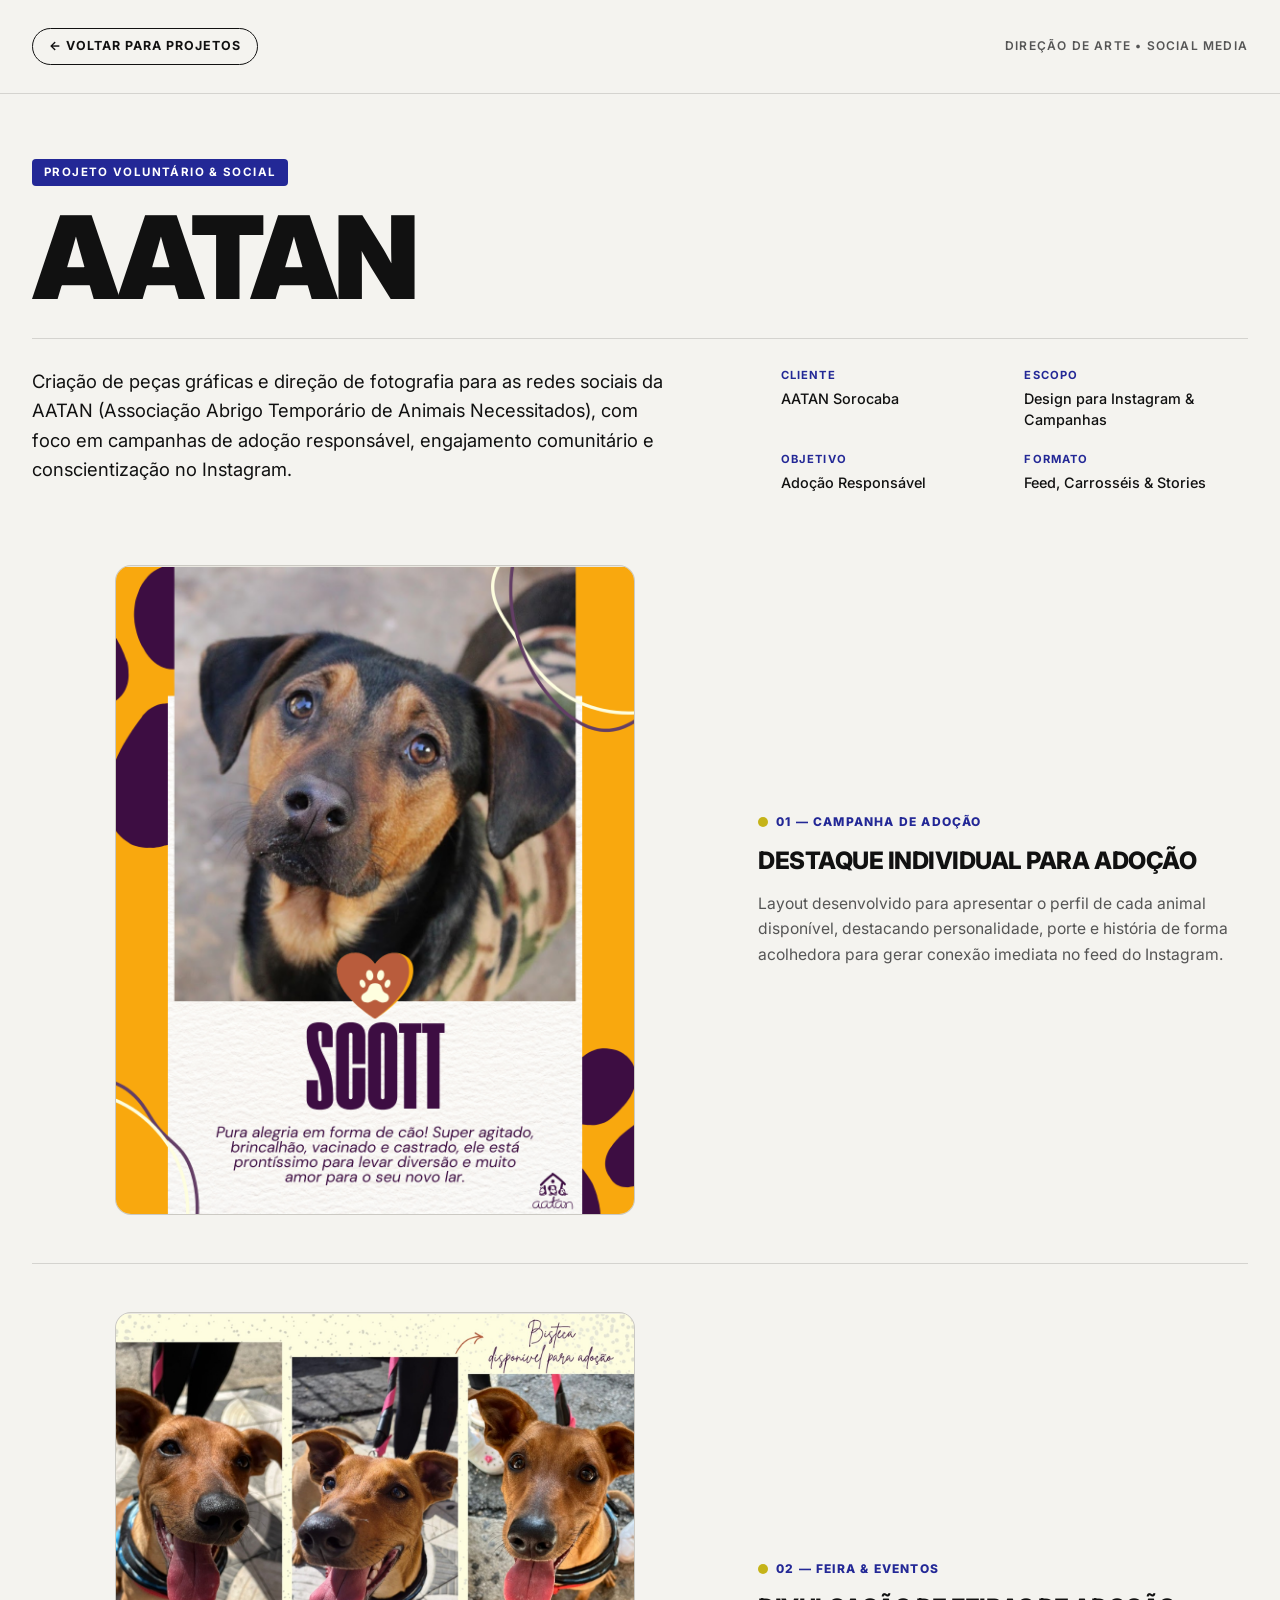
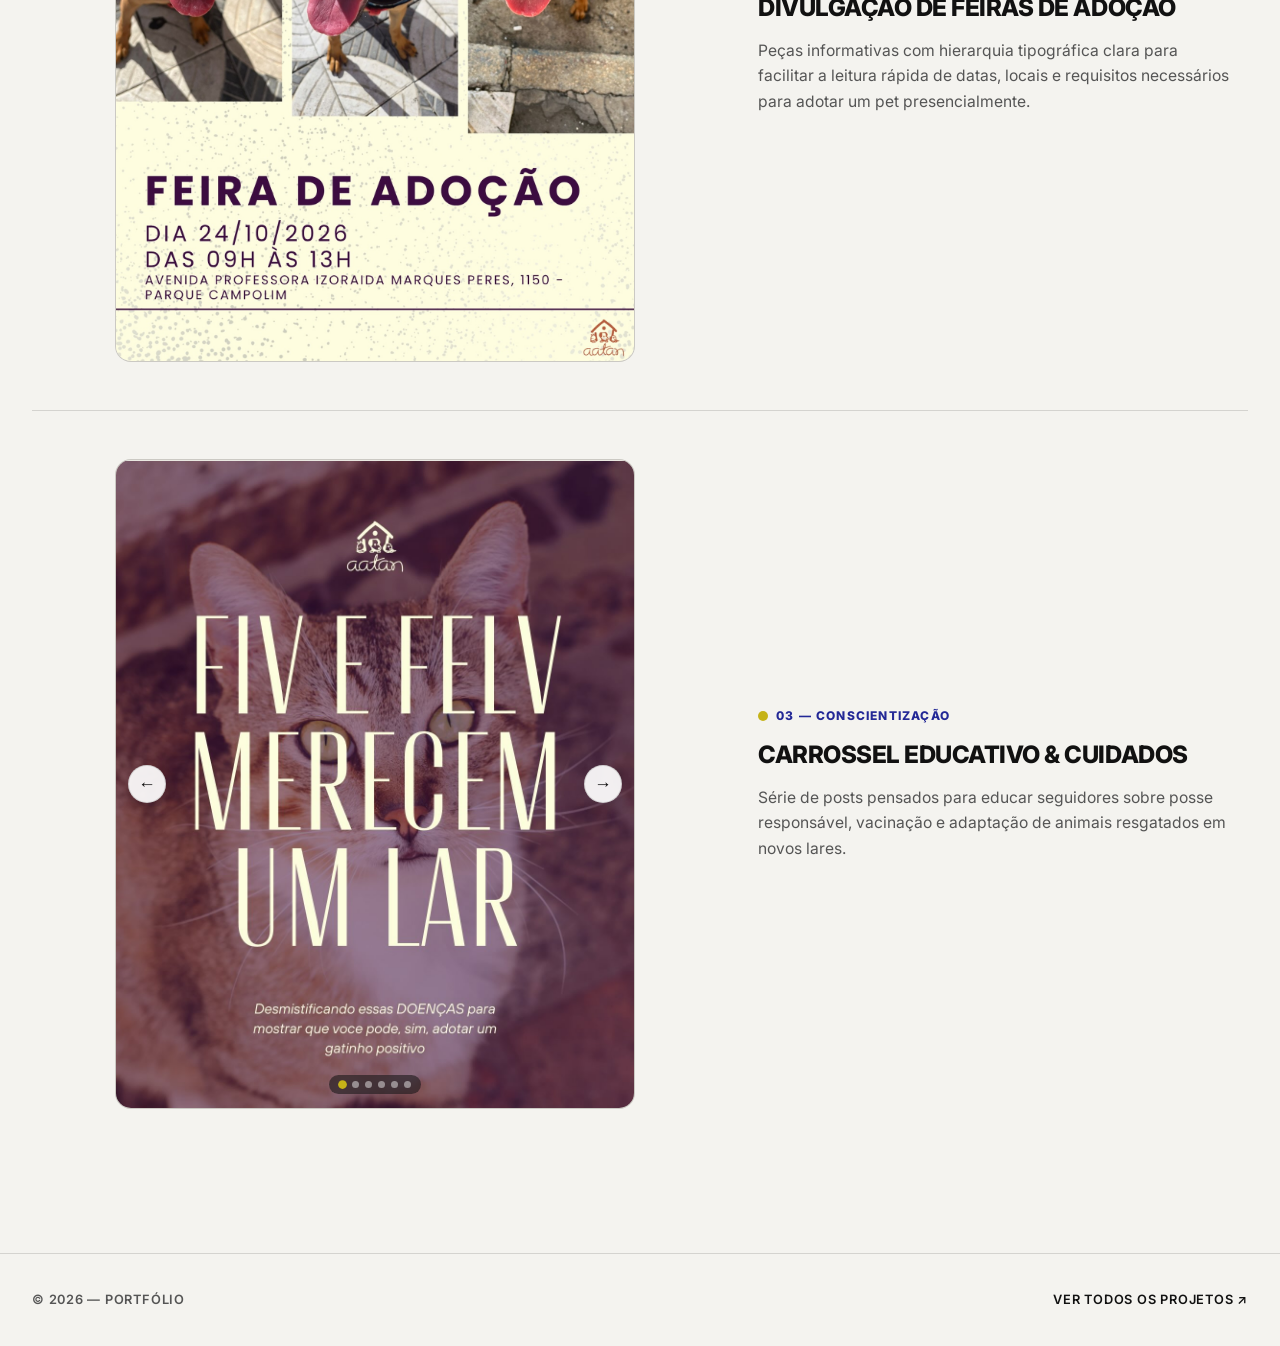
<file: aatan.html>
<!DOCTYPE html>
<html lang="pt-BR">
<head>
  <meta charset="UTF-8" />
  <meta name="viewport" content="width=device-width, initial-scale=1.0" />
  <title>AATAN — Direção de Arte & Social Media | J. Felix</title>
  <link rel="preconnect" href="https://fonts.googleapis.com">
  <link rel="preconnect" href="https://fonts.gstatic.com" crossorigin>
  <link href="https://fonts.googleapis.com/css2?family=Inter:wght@400;500;600;700;900&display=swap" rel="stylesheet">
  <style>
    :root {
      /* Paleta inspirada no Brinca Muito + Fundo Claro Solicitado */
      --bg-light: #F4F3EF;
      --bg-surface: #EAE8E1;
      --ink-dark: #111111;
      --ink-muted: #555555;
      --accent-blue: #232896;   /* Azul cobalto Brinca Muito */
      --accent-yellow: #C5B318; /* Amarelo mostarda/ouro Brinca Muito */
      --border-subtle: rgba(17, 17, 17, 0.14);
    }

    * {
      margin: 0;
      padding: 0;
      box-sizing: border-box;
    }

    body {
      background-color: var(--bg-light);
      color: var(--ink-dark);
      font-family: 'Inter', -apple-system, BlinkMacSystemFont, sans-serif;
      line-height: 1.5;
      -webkit-font-smoothing: antialiased;
    }

    /* Barra superior estilo portfólio */
    header {
      max-width: 1320px;
      margin: 0 auto;
      padding: 28px 32px;
      display: flex;
      justify-content: space-between;
      align-items: center;
      border-bottom: 1px solid var(--border-subtle);
    }

    .back-link {
      display: inline-flex;
      align-items: center;
      gap: 8px;
      text-decoration: none;
      color: var(--ink-dark);
      font-size: 0.78rem;
      font-weight: 700;
      letter-spacing: 0.08em;
      text-transform: uppercase;
      padding: 8px 16px;
      border: 1px solid var(--ink-dark);
      border-radius: 999px;
      transition: all 0.25s ease;
    }

    .back-link:hover {
      background-color: var(--accent-blue);
      border-color: var(--accent-blue);
      color: #FFFFFF;
    }

    .project-tag {
      font-size: 0.75rem;
      font-weight: 600;
      letter-spacing: 0.1em;
      text-transform: uppercase;
      color: var(--ink-muted);
    }

    /* Hero / Cabeçalho do Projeto */
    .hero {
      max-width: 1320px;
      margin: 0 auto;
      padding: 64px 32px 48px;
    }

    .hero-eyebrow {
      display: inline-block;
      background-color: var(--accent-blue);
      color: #FFFFFF;
      font-size: 0.72rem;
      font-weight: 700;
      letter-spacing: 0.12em;
      text-transform: uppercase;
      padding: 5px 12px;
      border-radius: 4px;
      margin-bottom: 18px;
    }

    .hero h1 {
      font-size: clamp(3.5rem, 9vw, 7.5rem);
      font-weight: 900;
      letter-spacing: -0.04em;
      line-height: 0.92;
      text-transform: uppercase;
      color: var(--ink-dark);
      margin-bottom: 28px;
    }

    .hero-grid {
      display: grid;
      grid-template-columns: 1.5fr 1fr;
      gap: 48px;
      padding-top: 28px;
      border-top: 1px solid var(--border-subtle);
    }

    .hero-description {
      font-size: 1.15rem;
      color: var(--ink-dark);
      max-width: 640px;
      line-height: 1.6;
    }

    .hero-meta {
      display: grid;
      grid-template-columns: 1fr 1fr;
      gap: 20px;
    }

    .meta-item span {
      display: block;
      font-size: 0.7rem;
      font-weight: 700;
      text-transform: uppercase;
      letter-spacing: 0.1em;
      color: var(--accent-blue);
      margin-bottom: 4px;
    }

    .meta-item p {
      font-size: 0.9rem;
      font-weight: 500;
      color: var(--ink-dark);
    }

    /* Galeria Uniforme com Legenda Lateral Direita */
    .gallery-section {
      max-width: 1320px;
      margin: 24px auto 96px;
      padding: 0 32px;
      display: flex;
      flex-direction: column;
      gap: 48px;
    }

    .showcase-row {
      display: grid;
      grid-template-columns: 1.4fr 1fr;
      gap: 40px;
      align-items: center;
      padding-bottom: 48px;
      border-bottom: 1px solid var(--border-subtle);
    }

    .showcase-row:last-child {
      border-bottom: none;
    }

    /* Container uniforme da arte (proporção fixa 4:5 ou 1:1 para manter todas idênticas) */
   .art-frame {
      width: 100%;
      max-width: 520px; /* Evita que a imagem vertical fique gigante na tela */
      aspect-ratio: 4 / 5; /* Proporção vertical padrão do Instagram */
      background-color: var(--bg-surface);
      border-radius: 16px;
      overflow: hidden;
      border: 1px solid var(--border-subtle);
      position: relative;
      display: flex;
      align-items: center;
      justify-content: center;
      margin: 0 auto; /* Centraliza a moldura na coluna esquerda */
    }

    .art-frame img {
      width: 100%;
      height: 100%;
      object-fit: contain; /* Garante 100% da imagem visível, sem nenhum corte */
      display: block;
      transition: transform 0.4s ease;
    }
    .showcase-row:hover .art-frame img {
      transform: scale(1.02);
    }

    /* Placeholder visual caso ainda não tenha inserido a imagem */
    .placeholder-art {
      text-align: center;
      padding: 24px;
      color: var(--ink-muted);
      font-size: 0.85rem;
      font-weight: 500;
    }


    /* ---------- CARROSSEL (ITEM 03) ---------- */
    .carousel-wrapper {
      position: relative;
      width: 100%;
      height: 100%;
    }

    .carousel-track {
      display: flex;
      width: 100%;
      height: 100%;
      overflow-x: auto;
      scroll-snap-type: x mandatory;
      scroll-behavior: smooth;
      scrollbar-width: none;
    }

    .carousel-track::-webkit-scrollbar {
      display: none;
    }

    .carousel-slide {
      flex: 0 0 100%;
      width: 100%;
      height: 100%;
      scroll-snap-align: center;
      display: flex;
      align-items: center;
      justify-content: center;
      position: relative;
    }

    .carousel-slide img {
      width: 100%;
      height: 100%;
      object-fit: contain;
    }

    .carousel-btn {
      position: absolute;
      top: 50%;
      transform: translateY(-50%);
      width: 38px;
      height: 38px;
      border-radius: 50%;
      border: 1px solid var(--border-subtle);
      background: rgba(255, 255, 255, 0.92);
      color: var(--ink-dark);
      font-size: 1.1rem;
      font-weight: 700;
      cursor: pointer;
      display: flex;
      align-items: center;
      justify-content: center;
      box-shadow: 0 4px 12px rgba(0, 0, 0, 0.12);
      transition: all 0.2s ease;
      z-index: 5;
    }

    .carousel-btn:hover {
      background: var(--accent-blue);
      color: #FFFFFF;
      border-color: var(--accent-blue);
    }

    .carousel-btn.prev { left: 12px; }
    .carousel-btn.next { right: 12px; }

    .carousel-dots {
      position: absolute;
      bottom: 14px;
      left: 50%;
      transform: translateX(-50%);
      display: flex;
      gap: 6px;
      padding: 6px 10px;
      background: rgba(17, 17, 17, 0.55);
      backdrop-filter: blur(4px);
      border-radius: 999px;
      z-index: 5;
    }

    .carousel-dot {
      width: 7px;
      height: 7px;
      border-radius: 50%;
      border: none;
      background: rgba(255, 255, 255, 0.45);
      cursor: pointer;
      padding: 0;
      transition: all 0.25s ease;
    }

    .carousel-dot.active {
      background: var(--accent-yellow);
      transform: scale(1.25);
    }

    /* Coluna da Legenda à Direita */
    .art-caption {
      display: flex;
      flex-direction: column;
      justify-content: center;
      padding-right: 16px;
    }

    .caption-index {
      display: inline-flex;
      align-items: center;
      gap: 8px;
      font-size: 0.75rem;
      font-weight: 800;
      letter-spacing: 0.1em;
      text-transform: uppercase;
      color: var(--accent-blue);
      margin-bottom: 12px;
    }

    .caption-index::before {
      content: "";
      display: inline-block;
      width: 10px;
      height: 10px;
      border-radius: 50%;
      background-color: var(--accent-yellow);
    }

    .art-caption h2 {
      font-size: 1.5rem;
      font-weight: 800;
      letter-spacing: -0.02em;
      text-transform: uppercase;
      margin-bottom: 12px;
      color: var(--ink-dark);
    }

    .art-caption p {
      font-size: 0.98rem;
      color: var(--ink-muted);
      line-height: 1.65;
    }

    /* Rodapé */
    footer {
      max-width: 1320px;
      margin: 0 auto;
      padding: 36px 32px;
      border-top: 1px solid var(--border-subtle);
      display: flex;
      justify-content: space-between;
      align-items: center;
      font-size: 0.8rem;
      font-weight: 600;
      text-transform: uppercase;
      letter-spacing: 0.06em;
      color: var(--ink-muted);
    }

    footer a {
      color: var(--ink-dark);
      text-decoration: none;
    }

    footer a:hover {
      color: var(--accent-blue);
    }

    /* Responsividade */
    @media (max-width: 900px) {
      .hero-grid,
      .showcase-row {
        grid-template-columns: 1fr;
        gap: 24px;
      }
      .art-caption {
        padding-right: 0;
      }
    }
  </style>
</head>
<body>

  <header>
    <a href="index.html" class="back-link">← Voltar para Projetos</a>
    <span class="project-tag">Direção de Arte • Social Media</span>
  </header>

  <main>
    <section class="hero">
      <span class="hero-eyebrow">Projeto Voluntário & Social</span>
      <h1>AATAN</h1>
      <div class="hero-grid">
        <p class="hero-description">
          Criação de peças gráficas e direção de fotografia para as redes sociais da AATAN (Associação Abrigo Temporário de Animais Necessitados), com foco em campanhas de adoção responsável, engajamento comunitário e conscientização no Instagram.
        </p>
        <div class="hero-meta">
          <div class="meta-item">
            <span>Cliente</span>
            <p>AATAN Sorocaba</p>
          </div>
          <div class="meta-item">
            <span>Escopo</span>
            <p>Design para Instagram & Campanhas</p>
          </div>
          <div class="meta-item">
            <span>Objetivo</span>
            <p>Adoção Responsável</p>
          </div>
          <div class="meta-item">
            <span>Formato</span>
            <p>Feed, Carrosséis & Stories</p>
          </div>
        </div>
      </div>
    </section>

    <section class="gallery-section">
      <!-- Item 01 -->
      <article class="showcase-row">
        <div class="art-frame">
          <!-- Substitua o src pelo caminho da sua imagem -->
          <img src="assets/aatan/aatan-01.png" alt="Arte de Adoção AATAN 01" onerror="this.style.display='none'; this.nextElementSibling.style.display='block';">
          <div class="placeholder-art" style="display:none;">[Insira aqui a Arte 01 — ex: assets/aatan-01.jpg]</div>
        </div>
        <div class="art-caption">
          <span class="caption-index">01 — Campanha de Adoção</span>
          <h2>Destaque Individual para Adoção</h2>
          <p>
            Layout desenvolvido para apresentar o perfil de cada animal disponível, destacando personalidade, porte e história de forma acolhedora para gerar conexão imediata no feed do Instagram.
          </p>
        </div>
      </article>

      <!-- Item 02 -->
      <article class="showcase-row">
        <div class="art-frame">
          <img src="assets/aatan/aatan-02.jpg" alt="Arte de Adoção AATAN 02" onerror="this.style.display='none'; this.nextElementSibling.style.display='block';">
          <div class="placeholder-art" style="display:none;">[Insira aqui a Arte 02 — ex: assets/aatan-02.jpg]</div>
        </div>
        <div class="art-caption">
          <span class="caption-index">02 — Feira & Eventos</span>
          <h2>Divulgação de Feiras de Adoção</h2>
          <p>
            Peças informativas com hierarquia tipográfica clara para facilitar a leitura rápida de datas, locais e requisitos necessários para adotar um pet presencialmente.
          </p>
        </div>
      </article>

      <!-- Item 03 (Carrossel) -->
      <article class="showcase-row">
        <div class="art-frame">
          <div class="carousel-wrapper" id="carrossel-aatan">
            <div class="carousel-track">
              <!-- Lâmina 1 -->
              <div class="carousel-slide">
                <img src="assets/aatan/aatan-03.jpg" alt="Carrossel Educativo AATAN — Lâmina 01" onerror="this.style.display='none'; this.nextElementSibling.style.display='block';">
                <div class="placeholder-art" style="display:none;">[Carrossel Lâmina 01 — ex: assets/aatan/aatan-03.png]</div>
              </div>
              <!-- Lâmina 2 -->
              <div class="carousel-slide">
                <img src="assets/aatan/aatan-03-2.jpg" alt="Carrossel Educativo AATAN — Lâmina 02" onerror="this.style.display='none'; this.nextElementSibling.style.display='block';">
                <div class="placeholder-art" style="display:none;">[Carrossel Lâmina 02 — ex: assets/aatan/aatan-03-2.png]</div>
              </div>
              <!-- Lâmina 3 -->
              <div class="carousel-slide">
                <img src="assets/aatan/aatan-03-3.jpg" alt="Carrossel Educativo AATAN — Lâmina 03" onerror="this.style.display='none'; this.nextElementSibling.style.display='block';">
                <div class="placeholder-art" style="display:none;">[Carrossel Lâmina 03 — ex: assets/aatan/aatan-03-3.png]</div>
              </div>
              <!-- Lâmina 4 -->
              <div class="carousel-slide">
                <img src="assets/aatan/aatan-03-4.jpg" alt="Carrossel Educativo AATAN — Lâmina 03" onerror="this.style.display='none'; this.nextElementSibling.style.display='block';">
                <div class="placeholder-art" style="display:none;">[Carrossel Lâmina 03 — ex: assets/aatan/aatan-03-3.png]</div>
              </div>
              <!-- Lâmina 5 -->
              <div class="carousel-slide">
                <img src="assets/aatan/aatan-03-5.jpg" alt="Carrossel Educativo AATAN — Lâmina 03" onerror="this.style.display='none'; this.nextElementSibling.style.display='block';">
                <div class="placeholder-art" style="display:none;">[Carrossel Lâmina 03 — ex: assets/aatan/aatan-03-3.png]</div>
              </div>
              <!-- Lâmina 6 -->
              <div class="carousel-slide">
                <img src="assets/aatan/aatan-03-6.jpg" alt="Carrossel Educativo AATAN — Lâmina 03" onerror="this.style.display='none'; this.nextElementSibling.style.display='block';">
                <div class="placeholder-art" style="display:none;">[Carrossel Lâmina 03 — ex: assets/aatan/aatan-03-3.png]</div>
              </div>
              <!-- Para adicionar mais lâminas, basta duplicar um bloco <div class="carousel-slide">...</div> -->
            </div>

            <button class="carousel-btn prev" type="button" aria-label="Imagem anterior">&#8592;</button>
            <button class="carousel-btn next" type="button" aria-label="Próxima imagem">&#8594;</button>
            <div class="carousel-dots" aria-label="Indicadores do carrossel"></div>
          </div>
        </div>
        <div class="art-caption">
          <span class="caption-index">03 — Conscientização</span>
          <h2>Carrossel Educativo & Cuidados</h2>
          <p>
            Série de posts pensados para educar seguidores sobre posse responsável, vacinação e adaptação de animais resgatados em novos lares.
          </p>
        </div>
      </article>
    </section>
  </main>

  <footer>
    <span>© 2026 — Portfólio</span>
    <a href="index.html">Ver todos os projetos ↗</a>
  </footer>


  <script>
    (function () {
      const wrapper = document.getElementById('carrossel-aatan');
      if (!wrapper) return;

      const track = wrapper.querySelector('.carousel-track');
      const slides = Array.from(wrapper.querySelectorAll('.carousel-slide'));
      const prevBtn = wrapper.querySelector('.prev');
      const nextBtn = wrapper.querySelector('.next');
      const dotsContainer = wrapper.querySelector('.carousel-dots');

      let currentIndex = 0;

      slides.forEach((_, idx) => {
        const dot = document.createElement('button');
        dot.type = 'button';
        dot.className = 'carousel-dot' + (idx === 0 ? ' active' : '');
        dot.setAttribute('aria-label', 'Ir para lâmina ' + (idx + 1));
        dot.addEventListener('click', () => goToSlide(idx));
        dotsContainer.appendChild(dot);
      });

      const dots = Array.from(dotsContainer.querySelectorAll('.carousel-dot'));

      function updateDots(index) {
        currentIndex = index;
        dots.forEach((d, i) => d.classList.toggle('active', i === index));
      }

      function goToSlide(index) {
        const target = (index + slides.length) % slides.length;
        track.scrollTo({
          left: target * track.clientWidth,
          behavior: 'smooth'
        });
        updateDots(target);
      }

      prevBtn.addEventListener('click', () => goToSlide(currentIndex - 1));
      nextBtn.addEventListener('click', () => goToSlide(currentIndex + 1));

      track.addEventListener('scroll', () => {
        const idx = Math.round(track.scrollLeft / track.clientWidth);
        if (idx !== currentIndex && idx >= 0 && idx < slides.length) {
          updateDots(idx);
        }
      }, { passive: true });
    })();
  </script>
</body>
</html>
</file>
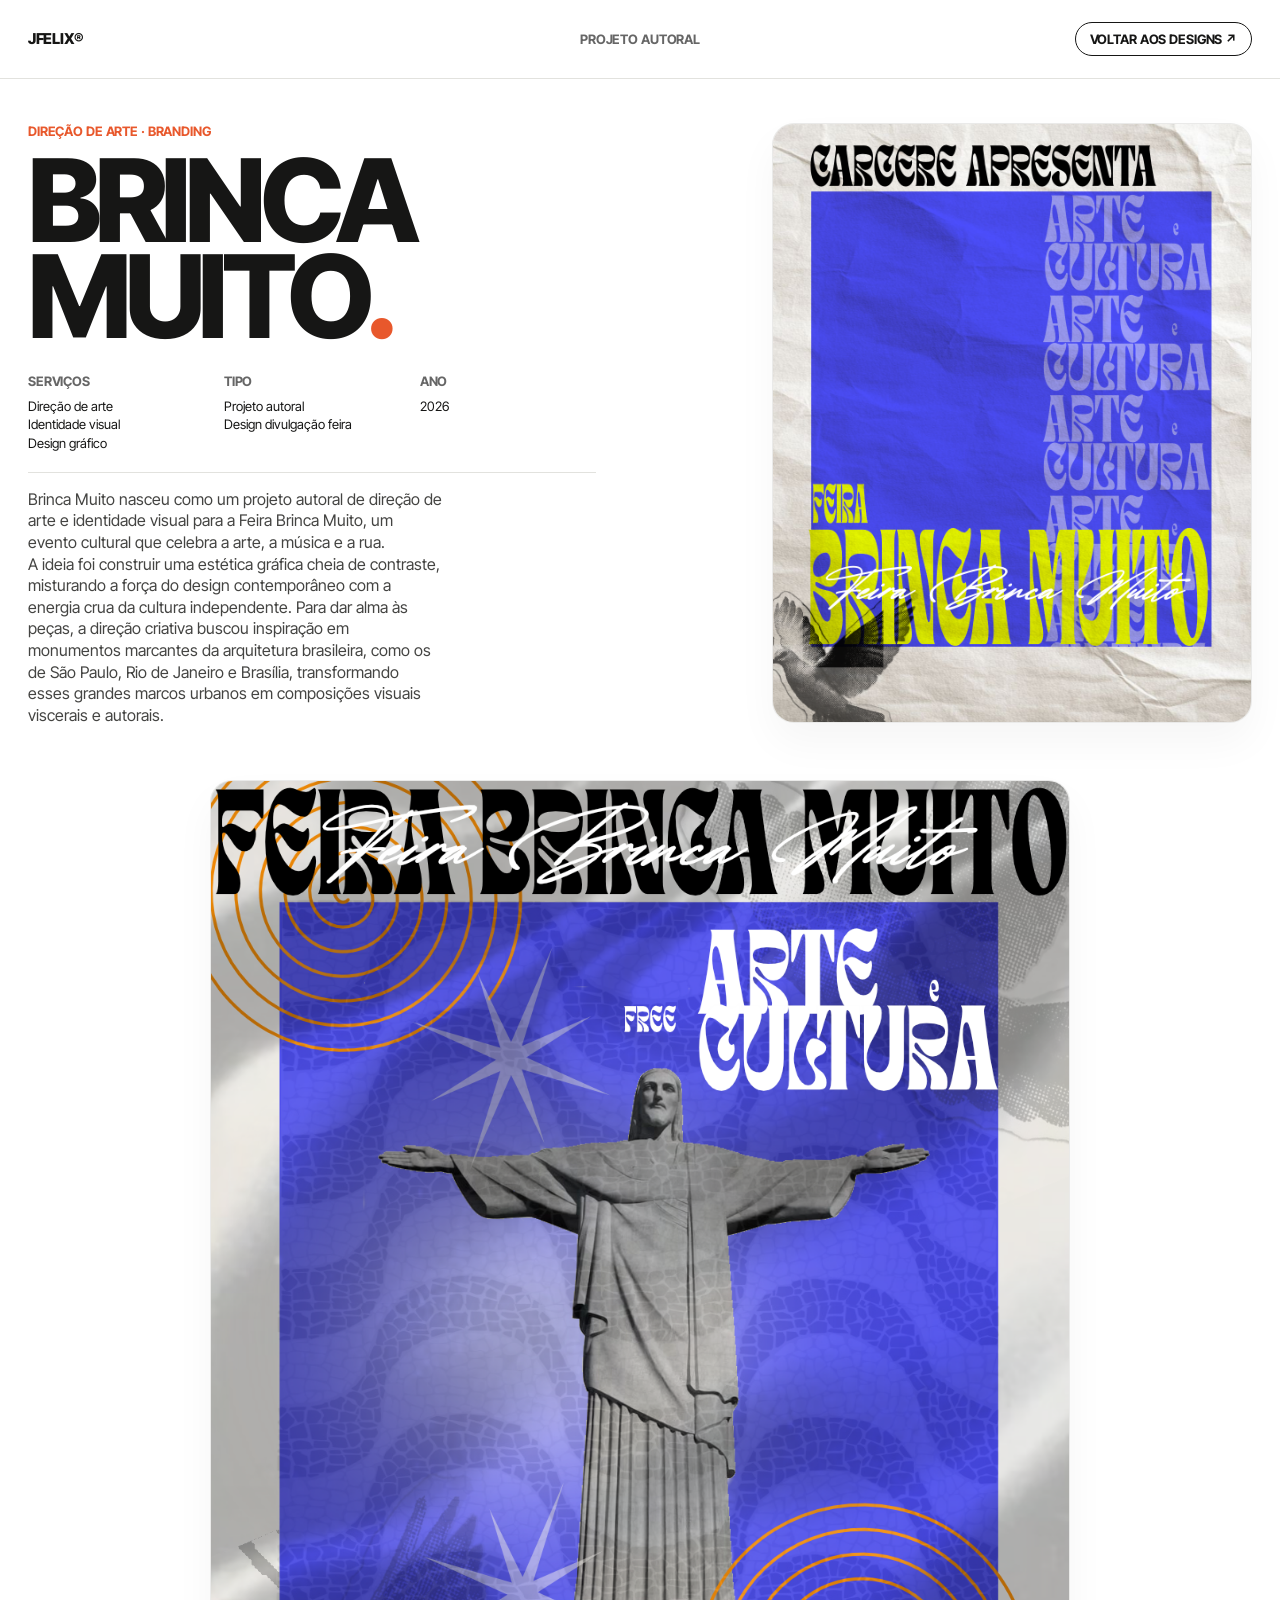
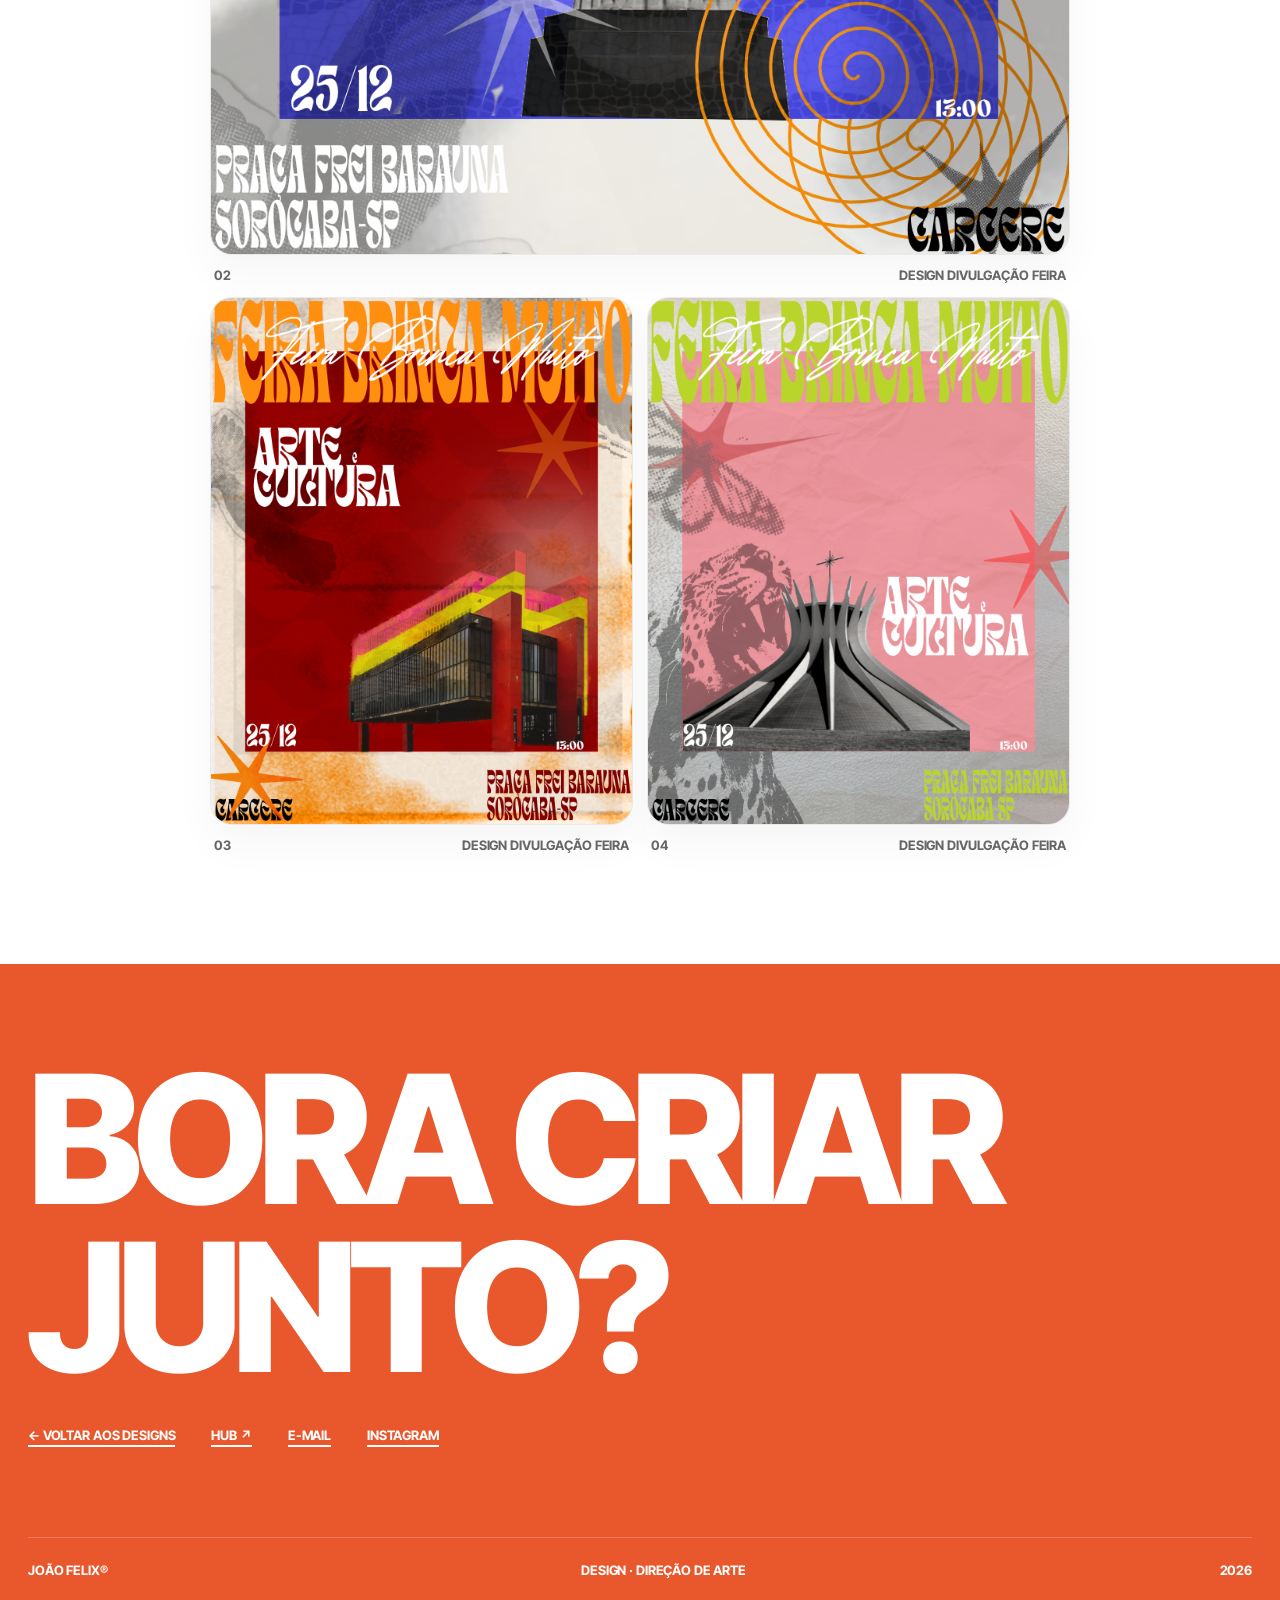
<file: brincamuito.html>
<!DOCTYPE html>
<html lang="pt-BR">
<head>
  <meta charset="UTF-8">
  <meta name="viewport" content="width=device-width, initial-scale=1.0">
  <meta name="description" content="BRINCA MUITO — projeto de direção de arte e design gráfico de João Felix.">
  <title>BRINCA MUITO | João Felix</title>

  <link rel="preconnect" href="https://fonts.googleapis.com">
  <link rel="preconnect" href="https://fonts.gstatic.com" crossorigin>
  <link href="https://fonts.googleapis.com/css2?family=Inter+Tight:wght@400;500;700;800&display=swap" rel="stylesheet">

  <script>
    document.documentElement.className += " js";
  </script>

  <style>
    :root {
      --terra: #e8582c;
      --ink: #111111;
      --dark: #ffffff;         /* Fundo limpo e minimalista */
      --dark2: #f4f4f2;        /* Tom leve para molduras e caixas */
      --paper: #161615;        /* Texto principal com alto contraste refinado */
      --muted: #666666;        /* Textos secundários e metadados */
      --line: #e2e2de;         /* Linhas divisórias suaves */
      --f: 'Inter Tight', 'Helvetica Neue', Arial, sans-serif;
      --ease: cubic-bezier(.16,.84,.24,1);
      --pad: 28px;
      --largura-galeria: 860px;
      --largura-capa: 480px;
    }

    * {
      box-sizing: border-box;
      margin: 0;
      padding: 0;
    }

    html {
      scroll-behavior: smooth;
    }

    body {
      font-family: var(--f);
      background: var(--dark);
      color: var(--paper);
      -webkit-font-smoothing: antialiased;
      line-height: 1.35;
      overflow-x: hidden;
    }

    a {
      color: inherit;
    }

    img {
      display: block;
      max-width: 100%;
    }

    .sm {
      font-size: 13px;
      font-weight: 700;
      line-height: 1.25;
      letter-spacing: -.01em;
      text-transform: uppercase;
    }

    .big {
      font-weight: 800;
      text-transform: uppercase;
      letter-spacing: -.055em;
      line-height: .84;
    }

    #bar {
      position: fixed;
      top: 0;
      left: 0;
      right: 0;
      height: 4px;
      background: var(--terra);
      mix-blend-mode: normal;
      transform: scaleX(0);
      transform-origin: 0 50%;
      z-index: 50;
      pointer-events: none;
    }

    .js [data-r] {
      opacity: 0;
      transform: translate3d(0, 40px, 0);
      transition:
        opacity .9s var(--ease) var(--d, 0s),
        transform 1.2s var(--ease) var(--d, 0s);
    }

    .js [data-r].in {
      opacity: 1;
      transform: none;
    }

    .line {
      display: block;
      overflow: hidden;
      padding: .14em 0 .1em;
      margin: -.14em 0 -.1em;
    }

    .line > span {
      display: block;
    }

    .js .split .line > span {
      transform: translate3d(0, 112%, 0);
      transition: transform 1.25s var(--ease) var(--d, 0s);
    }

    .js .split.in .line > span {
      transform: none;
    }

    .topo {
      display: grid;
      grid-template-columns: 1fr auto 1fr;
      gap: 16px;
      align-items: center;
      padding: 22px var(--pad);
      border-bottom: 1px solid var(--line);
    }

    .topo a {
      text-decoration: none;
    }

    .topo .logo {
      font-weight: 800;
      font-size: 15px;
      letter-spacing: -.02em;
    }

    .topo .identificacao {
      text-align: center;
      color: var(--muted);
    }

    .topo .voltar {
      justify-self: end;
      border: 1.5px solid var(--paper);
      border-radius: 99px;
      padding: 8px 14px;
      transition: background .25s, color .25s, border-color .25s;
    }

    .topo .voltar:hover {
      background: var(--paper);
      color: var(--dark);
      border-color: var(--paper);
    }

    .hero {
      display: grid;
      grid-template-columns: 1fr 1.1fr;
      gap: 32px;
      padding: 44px var(--pad) 40px;
      align-items: start;
    }

    .hero-l {
      display: flex;
      flex-direction: column;
      gap: 28px;
    }

    .hero-l .tag {
      color: var(--terra);
      margin-bottom: 12px;
    }

    .hero h1 {
      font-size: clamp(50px, 9vw, 150px);
    }

    .hero h1 .dot {
      color: var(--terra);
    }

    .meta {
      display: grid;
      grid-template-columns: repeat(3, 1fr);
      gap: 20px;
    }

    .meta h4 {
      margin-bottom: 8px;
      color: var(--muted);
    }

    .meta p {
      font-size: 13px;
      line-height: 1.4;
      color: var(--paper);
    }

    .rule {
      border: 0;
      border-top: 1px solid var(--line);
      margin: 20px 0 16px;
    }

    .hero .body {
      font-size: 16px;
      max-width: 46ch;
      color: #444442;
    }

    .capa {
      border-radius: 22px;
      overflow: hidden;
      background: var(--dark2);
      justify-self: end;
      width: min(100%, var(--largura-capa));
      box-shadow: 0 20px 40px rgba(0,0,0,0.04);
      border: 1px solid rgba(0,0,0,0.04);
    }

    .capa img {
      display: block;
      width: 100%;
      height: auto;
    }

    .galeria {
      padding: 14px var(--pad) 110px;
      display: grid;
      grid-template-columns: repeat(2, minmax(0, 1fr));
      gap: 14px;
      max-width: calc(var(--largura-galeria) + 2 * var(--pad));
      margin: 0 auto;
    }

    .galeria figure {
      margin: 0;
      min-width: 0;
    }

    .galeria .larga {
      grid-column: 1 / -1;
    }

    .galeria .moldura {
      border-radius: 22px;
      overflow: hidden;
      background: var(--dark2);
      box-shadow: 0 20px 40px rgba(0,0,0,0.04);
      border: 1px solid rgba(0,0,0,0.04);
    }

    .galeria .moldura img {
      width: 100%;
      height: auto;
      transition: transform 1.2s var(--ease);
    }

    .galeria figure:hover .moldura img {
      transform: scale(1.03);
    }

    .galeria figcaption {
      display: flex;
      justify-content: space-between;
      gap: 16px;
      padding: 12px 4px 0;
      color: var(--muted);
    }

    footer {
      background: var(--terra);
      color: #fff;
      padding: 100px var(--pad) 26px;
    }

    footer h2 {
      font-size: clamp(64px, 14vw, 230px);
    }

    .flinks {
      display: flex;
      flex-wrap: wrap;
      gap: 12px 36px;
      margin-top: 44px;
    }

    .flinks a {
      text-decoration: none;
      border-bottom: 2px solid #fff;
      padding-bottom: 2px;
    }

    .flinks a:hover {
      opacity: .7;
    }

    .fbottom {
      display: flex;
      justify-content: space-between;
      gap: 20px;
      flex-wrap: wrap;
      margin-top: 90px;
      border-top: 1px solid rgba(255,255,255,0.2);
      padding-top: 24px;
    }

    @media (max-width: 1000px) {
      .hero {
        grid-template-columns: 1fr;
      }
      .capa {
        justify-self: center;
      }
    }

    @media (max-width: 640px) {
      :root {
        --pad: 18px;
      }
      .topo {
        grid-template-columns: 1fr auto;
      }
      .topo .identificacao {
        display: none;
      }
      .meta {
        grid-template-columns: repeat(2, 1fr);
      }
      .galeria {
        gap: 10px;
        padding-bottom: 72px;
      }
      .galeria .moldura {
        border-radius: 14px;
      }
      .galeria figcaption {
        font-size: 11px;
        flex-direction: column;
        gap: 2px;
      }
    }
  </style>
</head>

<body>
  <div id="bar" aria-hidden="true"></div>

  <header class="topo sm">
    <a href="index.html" class="logo">JFELIX®</a>
    <span class="identificacao">PROJETO AUTORAL</span>
    <a href="index.html" class="voltar">VOLTAR AOS DESIGNS ↗</a>
  </header>

  <main>
    <section class="hero">
      <div class="hero-l">
        <div>
          <p class="sm tag" data-r>DIREÇÃO DE ARTE · BRANDING</p>
          <h1 class="big split">Brinca Muito<span class="dot">.</span></h1>
        </div>

        <div data-r style="--d:.15s">
          <div class="meta">
            <div>
              <h4 class="sm">Serviços</h4>
              <p>Direção de arte<br>Identidade visual<br>Design gráfico</p>
            </div>
            <div>
              <h4 class="sm">Tipo</h4>
              <p>Projeto autoral<br>Design divulgação feira</p>
            </div>
            <div>
              <h4 class="sm">Ano</h4>
              <p>2026</p>
            </div>
          </div>

          <hr class="rule">

          <p class="body">
            Brinca Muito nasceu como um projeto autoral de direção de arte e identidade visual para a Feira Brinca Muito, um evento cultural que celebra a arte, a música e a rua. <br>
            A ideia foi construir uma estética gráfica cheia de contraste, misturando a força do design contemporâneo com a energia crua da cultura independente. Para dar alma às peças, a direção criativa buscou inspiração em monumentos marcantes da arquitetura brasileira, como os de São Paulo, Rio de Janeiro e Brasília, transformando esses grandes marcos urbanos em composições visuais viscerais e autorais.
          </p>
        </div>
      </div>

      <figure class="capa" data-r style="--d:.1s">
        <img src="assets/brincamuito/Brinca1.png" alt="Capa do projeto Brinca Muito">
      </figure>
    </section>

    <section class="galeria" aria-label="Galeria do projeto Brinca Muito">
      <figure class="larga" data-r>
        <div class="moldura">
          <img src="assets/brincamuito/Brinca2.png" alt="Composição visual do projeto Brinca Muito" loading="lazy">
        </div>
        <figcaption class="sm">
          <span>02</span>
          <span>Design divulgação feira</span>
        </figcaption>
      </figure>

      <figure data-r>
        <div class="moldura">
          <img src="assets/brincamuito/Brinca3.png" alt="Experimentação gráfica" loading="lazy">
        </div>
        <figcaption class="sm">
          <span>03</span>
          <span>Design divulgação feira</span>
        </figcaption>
      </figure>

      <figure data-r style="--d:.1s">
        <div class="moldura">
          <img src="assets/brincamuito/Brinca4.png" alt="Desdobramento visual" loading="lazy">
        </div>
        <figcaption class="sm">
          <span>04</span>
          <span>Design divulgação feira</span>
        </figcaption>
      </figure>
    </section>
  </main>

  <footer>
    <h2 class="big split">Bora criar<br>junto?</h2>

    <div class="flinks sm" data-r style="--d:.2s">
      <a href="index.html">← Voltar aos designs</a>
      <a href="https://jfeelix-hub.vercel.app">Hub ↗</a>
      <a href="mailto:Joao.vframalho@senacsp.edu.br">E-mail</a>
      <a href="https://instagram.com/jfeelix_">Instagram</a>
    </div>

    <div class="fbottom sm">
      <span>JOÃO FELIX®</span>
      <span>DESIGN · DIREÇÃO DE ARTE</span>
      <span>2026</span>
    </div>
  </footer>

  <script>
    (function () {
      var root = document.documentElement;
      var reduce = window.matchMedia && window.matchMedia("(prefers-reduced-motion: reduce)").matches;

      document.querySelectorAll(".split").forEach(function (el) {
        var rotulo = el.innerHTML.replace(/<br\s*\/?>/gi, " ").replace(/<[^>]+>/g, "");
        var linhas = el.innerHTML.split(/<br\s*\/?>/i);
        el.setAttribute("aria-label", rotulo);
        el.innerHTML = linhas.map(function (linha, i) {
          return '<span class="line" aria-hidden="true"><span style="--d:' + (i * 0.1).toFixed(1) + 's">' + linha.trim() + '</span></span>';
        }).join("");
      });

      var alvos = document.querySelectorAll("[data-r], .split");
      if (reduce || !("IntersectionObserver" in window)) {
        alvos.forEach(function (alvo) { alvo.classList.add("in"); });
      } else {
        var io = new IntersectionObserver(function (entradas) {
          entradas.forEach(function (entrada) {
            if (!entrada.isIntersecting) return;
            var el = entrada.target;
            el.classList.add("in");
            io.unobserve(el);
          });
        }, { threshold: 0.1 });
        alvos.forEach(function (alvo) { io.observe(alvo); });
      }
    })();
  </script>
</body>
</html>
</file>
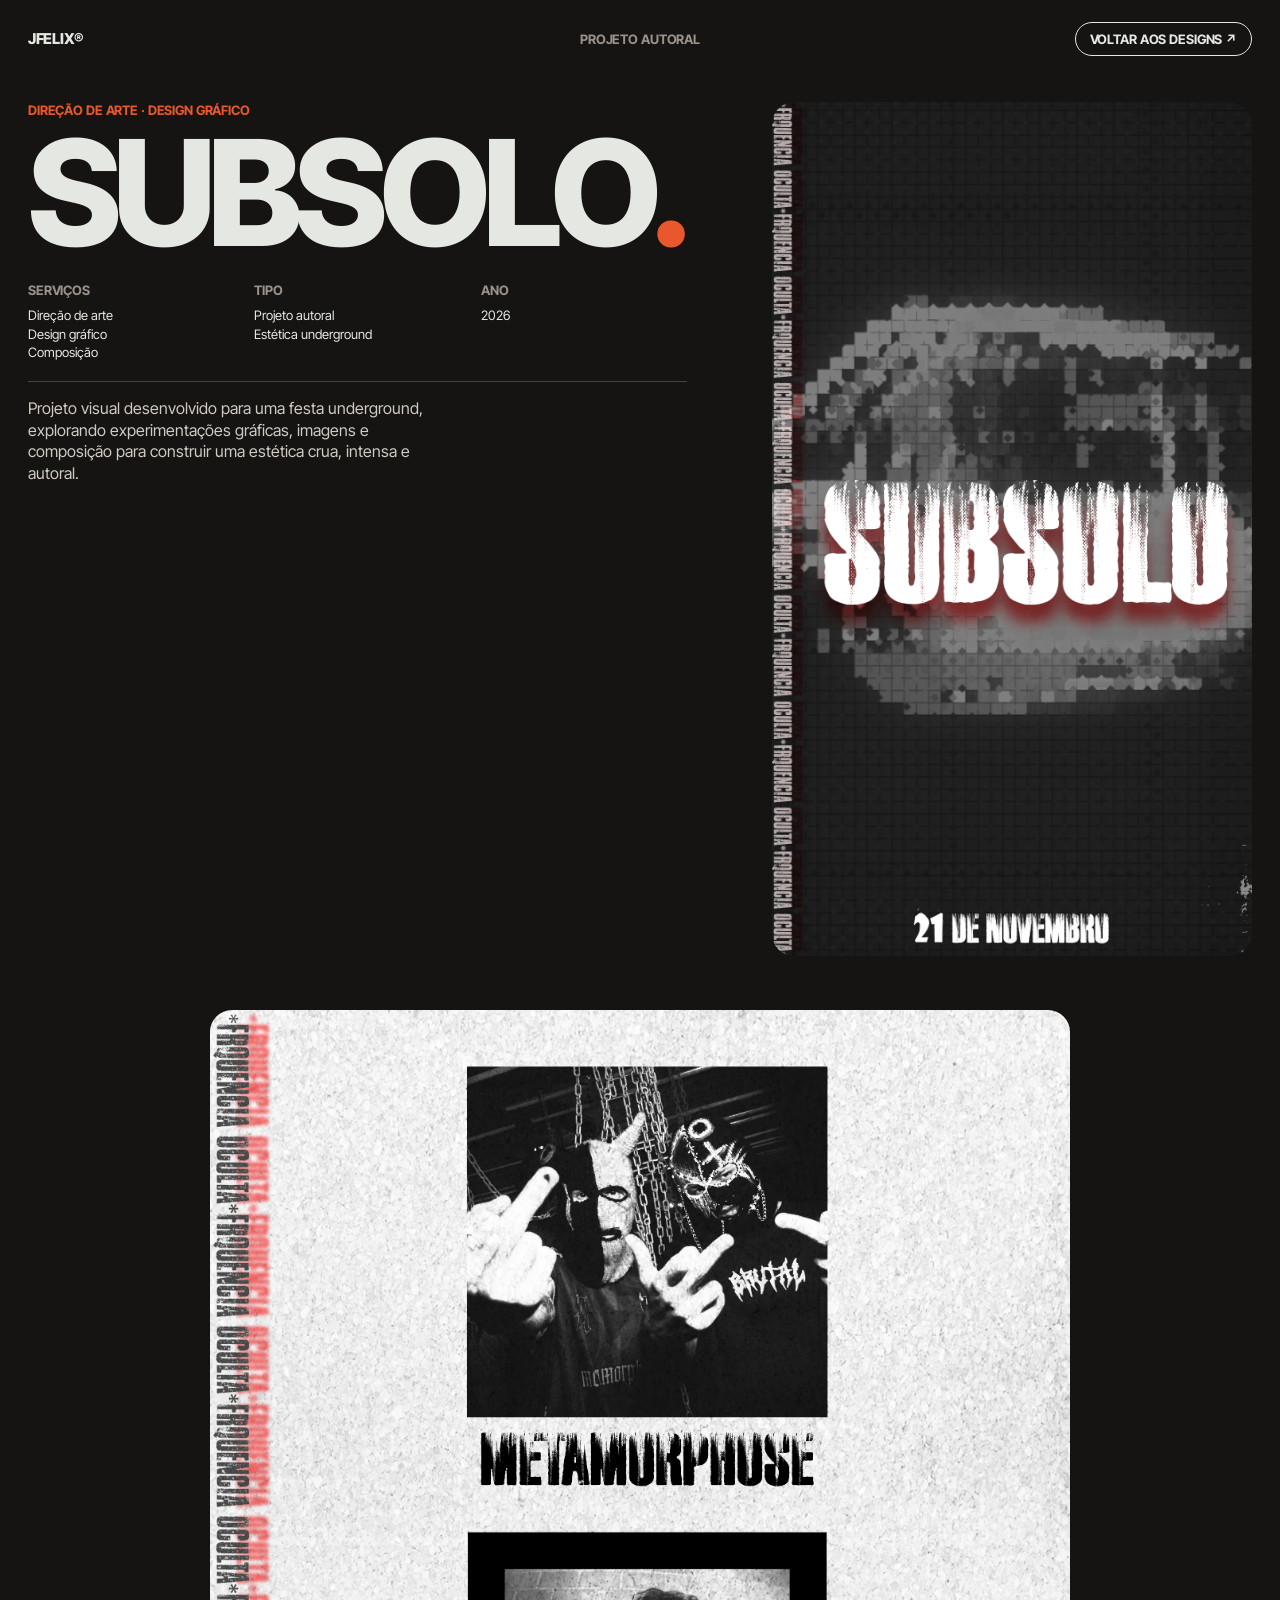
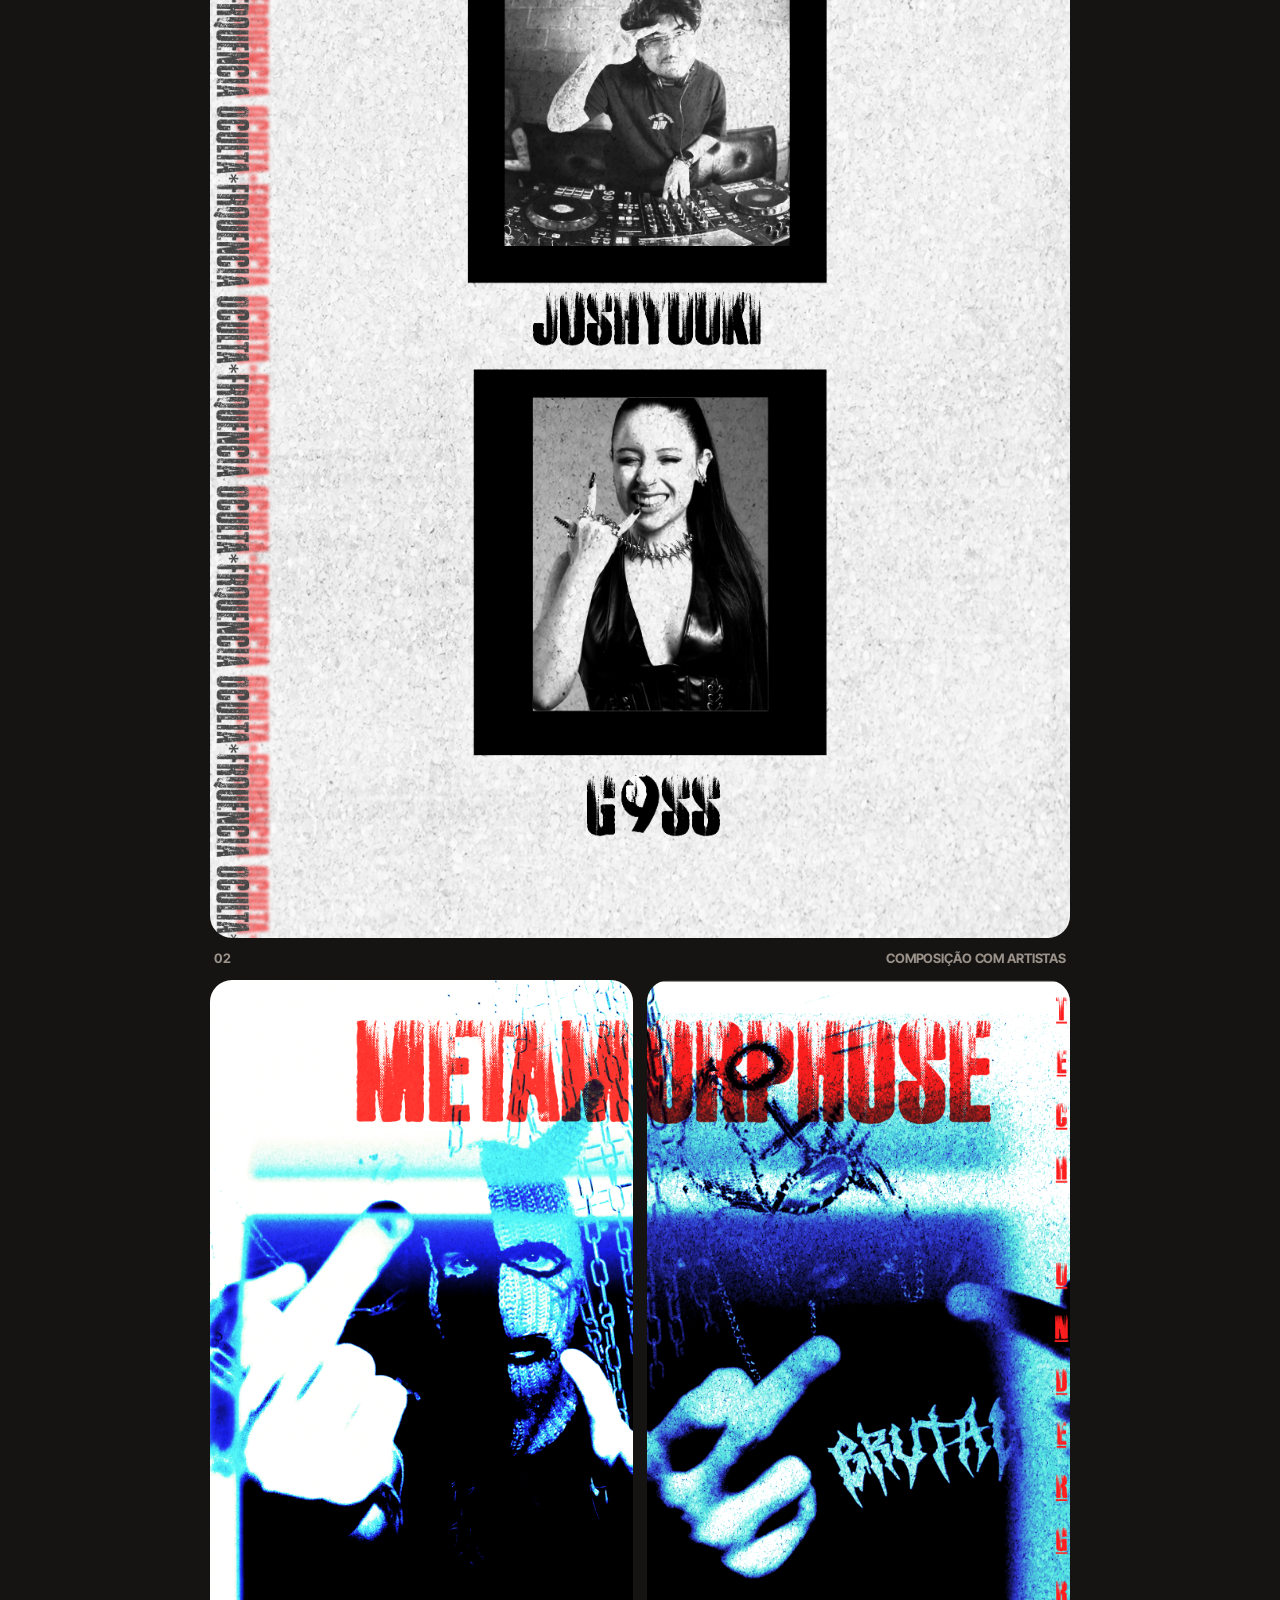
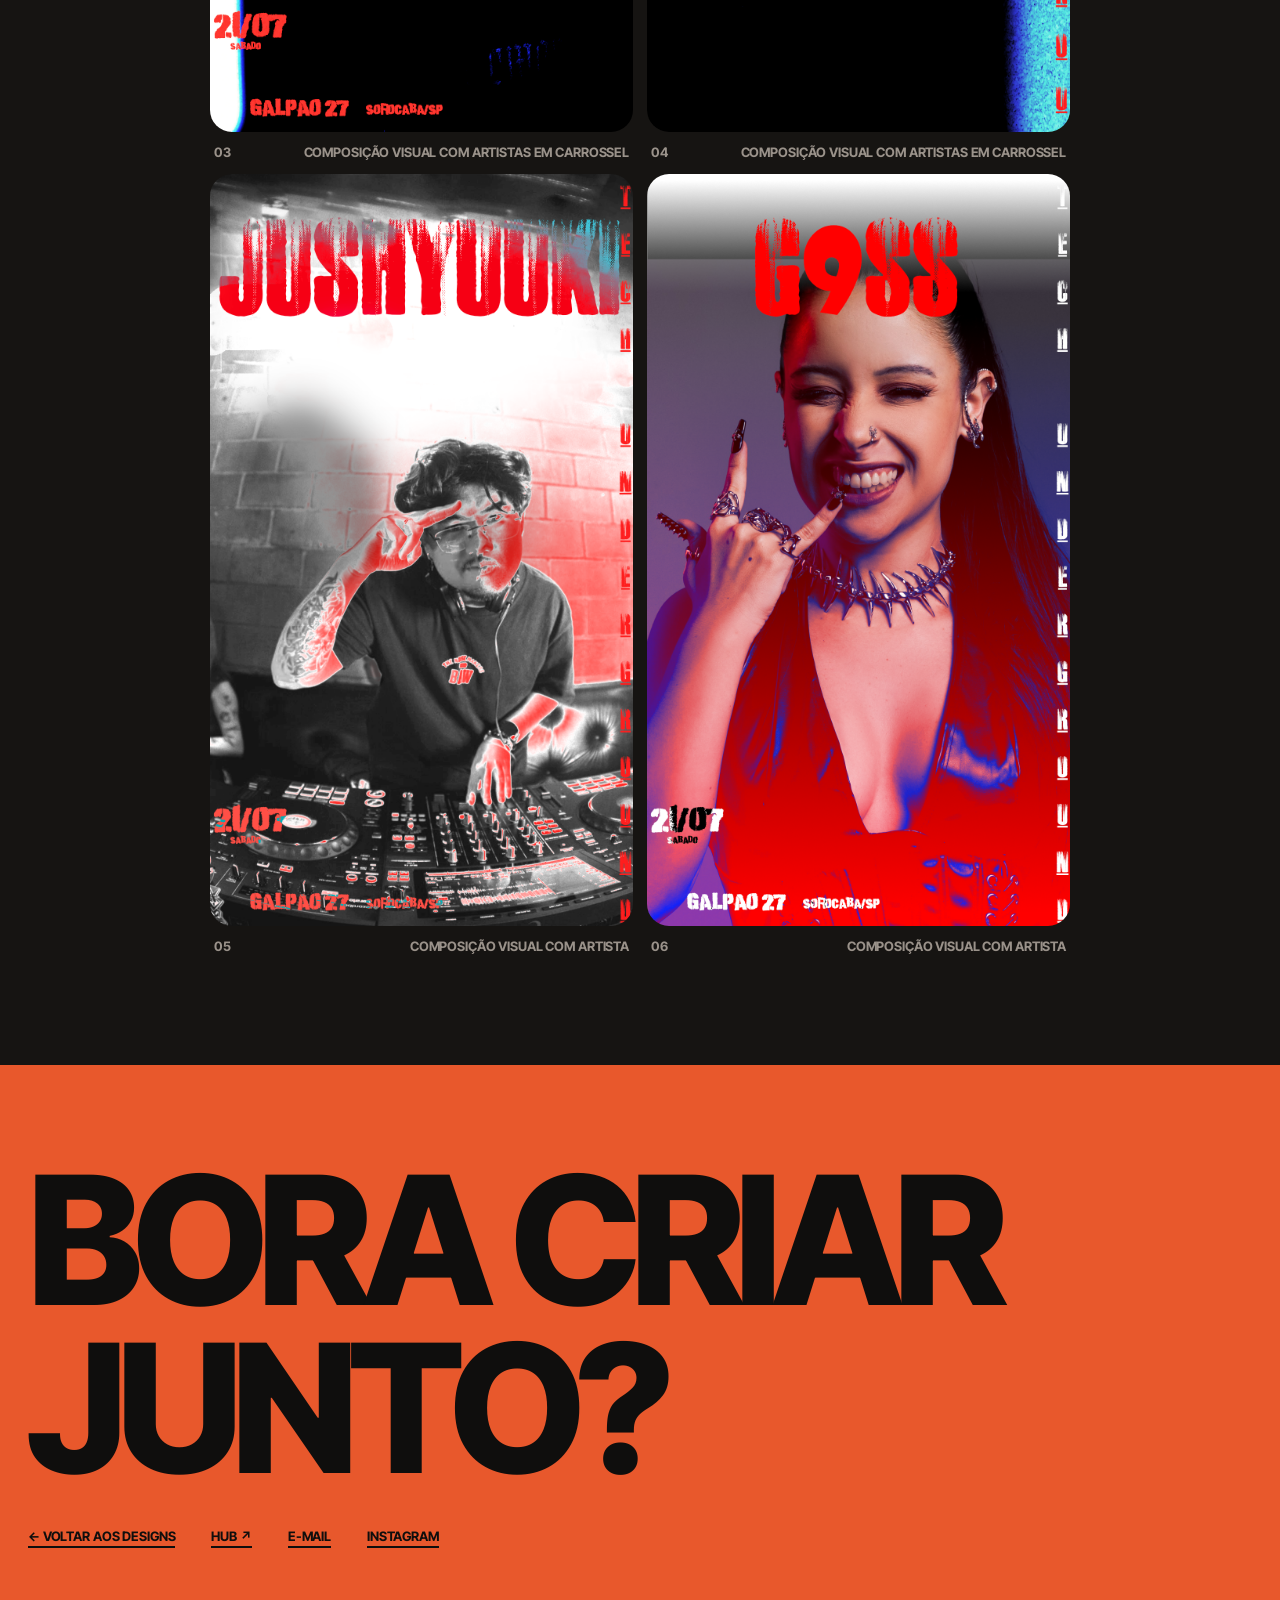
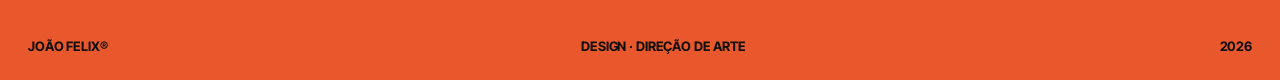
<file: subsolo.html>
<!DOCTYPE html>
<html lang="pt-BR">
<head>
  <meta charset="UTF-8">
  <meta name="viewport" content="width=device-width, initial-scale=1.0">
  <meta name="description" content="SUBSOLO — projeto de direção de arte e design gráfico de João Felix.">
  <title>SUBSOLO | João Felix</title>

  <link rel="preconnect" href="https://fonts.googleapis.com">
  <link rel="preconnect" href="https://fonts.gstatic.com" crossorigin>
  <link href="https://fonts.googleapis.com/css2?family=Inter+Tight:wght@400;500;700;800&display=swap" rel="stylesheet">

  <script>
    document.documentElement.className += " js";
  </script>

  <style>
    :root {
      --terra: #e8582c;
      --ink: #0f0e0d;
      --dark: #161412;
      --dark2: #24201d;
      --paper: #e5e7e3;
      --olive: #6d6b25;
      --peach: #f4c6b2;
      --f: 'Inter Tight', 'Helvetica Neue', Arial, sans-serif;
      --ease: cubic-bezier(.16,.84,.24,1);
      --pad: 28px;
      --largura-galeria: 860px;
      --largura-capa: 480px;
    }

    * {
      box-sizing: border-box;
      margin: 0;
      padding: 0;
    }

    html {
      scroll-behavior: smooth;
    }

    body {
      font-family: var(--f);
      background: var(--dark);
      color: var(--paper);
      -webkit-font-smoothing: antialiased;
      line-height: 1.35;
      overflow-x: hidden;
    }

    a {
      color: inherit;
    }

    img {
      display: block;
      max-width: 100%;
    }

    .sm {
      font-size: 13px;
      font-weight: 700;
      line-height: 1.25;
      letter-spacing: -.01em;
      text-transform: uppercase;
    }

    .big {
      font-weight: 800;
      text-transform: uppercase;
      letter-spacing: -.055em;
      line-height: .84;
    }

    /* Rolagem suave */
    html.lenis,
    html.lenis body {
      height: auto;
    }

    .lenis.lenis-smooth {
      scroll-behavior: auto !important;
    }

    .lenis.lenis-stopped {
      overflow: hidden;
    }

    
    }

    /* Animações de entrada */
    .js [data-r] {
      opacity: 0;
      transform: translate3d(0, 40px, 0);
      transition:
        opacity .9s var(--ease) var(--d, 0s),
        transform 1.2s var(--ease) var(--d, 0s);
    }

    .js [data-r].in {
      opacity: 1;
      transform: none;
    }

    .line {
      display: block;
      overflow: hidden;
      padding: .14em 0 .1em;
      margin: -.14em 0 -.1em;
    }

    .line > span {
      display: block;
    }

    .js .split .line > span {
      transform: translate3d(0, 112%, 0);
      transition: transform 1.25s var(--ease) var(--d, 0s);
    }

    .js .split.in .line > span {
      transform: none;
    }

    /* Topo */
    .topo {
      display: grid;
      grid-template-columns: 1fr auto 1fr;
      gap: 16px;
      align-items: center;
      padding: 22px var(--pad);
    }

    .topo a {
      text-decoration: none;
    }

    .topo .logo {
      font-weight: 800;
      font-size: 15px;
      letter-spacing: -.02em;
    }

    .topo .identificacao {
      text-align: center;
      color: #9a928a;
    }

    .topo .voltar {
      justify-self: end;
      border: 1.5px solid currentColor;
      border-radius: 99px;
      padding: 8px 14px;
      transition: background .25s, color .25s;
    }

    .topo .voltar:hover {
      background: var(--paper);
      color: var(--ink);
      border-color: var(--paper);
    }

    /* Capa do projeto (Alinhada ao topo, sem espaço vazio) */
    .hero {
      display: grid;
      grid-template-columns: 1fr 1.1fr;
      gap: 32px;
      padding: 24px var(--pad) 40px;
      align-items: start;
    }

    .hero-l {
      display: flex;
      flex-direction: column;
      gap: 28px;
    }

    .hero-l .tag {
      color: var(--terra);
      margin-bottom: 12px;
    }

    .hero h1 {
      font-size: clamp(64px, 11.5vw, 200px);
    }

    .hero h1 .dot {
      color: var(--terra);
    }

    .meta {
      display: grid;
      grid-template-columns: repeat(3, 1fr);
      gap: 20px;
    }

    .meta h4 {
      margin-bottom: 8px;
      color: #9a928a;
    }

    .meta p {
      font-size: 13px;
      line-height: 1.4;
    }

    .rule {
      border: 0;
      border-top: 1px solid #4a433d;
      margin: 20px 0 16px;
    }

    .hero .body {
      font-size: 16px;
      max-width: 46ch;
      color: #cfcac3;
    }

    /* Capa com largura controlada */
    .capa {
      border-radius: 22px;
      overflow: hidden;
      background: #111;
      justify-self: end;
      width: min(100%, var(--largura-capa));
    }

    .capa img {
      display: block;
      width: 100%;
      height: auto;
    }

    /* Galeria com largura máxima e centralizada */
    .galeria {
      padding: 14px var(--pad) 110px;
      display: grid;
      grid-template-columns: repeat(2, minmax(0, 1fr));
      gap: 14px;
      max-width: calc(var(--largura-galeria) + 2 * var(--pad));
      margin: 0 auto;
    }

    .galeria figure {
      margin: 0;
      min-width: 0;
    }

    .galeria .larga {
      grid-column: 1 / -1;
    }

    .galeria .moldura {
      border-radius: 22px;
      overflow: hidden;
      background: var(--dark2);
    }

    .galeria .moldura img {
      width: 100%;
      height: auto;
      transition: transform 1.2s var(--ease);
    }

    .galeria figure:hover .moldura img {
      transform: scale(1.03);
    }

    .galeria figcaption {
      display: flex;
      justify-content: space-between;
      gap: 16px;
      padding: 12px 4px 0;
      color: #9a928a;
    }

    /* Rodapé */
    footer {
      background: var(--terra);
      color: var(--ink);
      padding: 100px var(--pad) 26px;
    }

    footer h2 {
      font-size: clamp(64px, 14vw, 230px);
    }

    .flinks {
      display: flex;
      flex-wrap: wrap;
      gap: 12px 36px;
      margin-top: 44px;
    }

    .flinks a {
      text-decoration: none;
      border-bottom: 2px solid var(--ink);
      padding-bottom: 2px;
    }

    .flinks a:hover {
      opacity: .6;
    }

    .fbottom {
      display: flex;
      justify-content: space-between;
      gap: 20px;
      flex-wrap: wrap;
      margin-top: 90px;
    }

    /* Tablet */
    @media (max-width: 1000px) {
      .hero {
        grid-template-columns: 1fr;
      }

      .capa {
        justify-self: center;
      }
    }

    /* Celular */
    @media (max-width: 640px) {
      :root {
        --pad: 18px;
      }

      .topo {
        grid-template-columns: 1fr auto;
      }

      .topo .identificacao {
        display: none;
      }

      .meta {
        grid-template-columns: repeat(2, 1fr);
      }

      .galeria {
        gap: 10px;
        padding-bottom: 72px;
      }

      .galeria .moldura {
        border-radius: 14px;
      }

      .galeria figcaption {
        font-size: 11px;
        flex-direction: column;
        gap: 2px;
      }
    }

    /* Respeita a preferência por menos animação */
    @media (prefers-reduced-motion: reduce) {
      html {
        scroll-behavior: auto;
      }

      .js [data-r],
      .js .split .line > span {
        opacity: 1 !important;
        transform: none !important;
        transition: none !important;
      }

      .galeria figure:hover .moldura img {
        transform: none;
      }

      #bar {
        display: none;
      }
    }
  </style>
</head>

<body>

  <header class="topo sm">
    <a href="index.html" class="logo">JFELIX®</a>
    <span class="identificacao">PROJETO AUTORAL</span>
    <a href="index.html" class="voltar">VOLTAR AOS DESIGNS ↗</a>
  </header>

  <main>
    <section class="hero">
      <div class="hero-l">
        <div>
          <p class="sm tag" data-r>DIREÇÃO DE ARTE · DESIGN GRÁFICO</p>
          <h1 class="big split">Subsolo<span class="dot">.</span></h1>
        </div>

        <div data-r style="--d:.15s">
          <div class="meta">
            <div>
              <h4 class="sm">Serviços</h4>
              <p>Direção de arte<br>Design gráfico<br>Composição</p>
            </div>
            <div>
              <h4 class="sm">Tipo</h4>
              <p>Projeto autoral<br>Estética underground</p>
            </div>
            <div>
              <h4 class="sm">Ano</h4>
              <p>2026</p>
            </div>
          </div>

          <hr class="rule">

          <p class="body">
            Projeto visual desenvolvido para uma festa underground, explorando experimentações gráficas, imagens e composição para construir uma estética crua, intensa e autoral.
          </p>
        </div>
      </div>

      <figure class="capa" data-r style="--d:.1s">
        <img src="assets/subsolo/Prancheta1.png" alt="Arte de capa do projeto SUBSOLO">
      </figure>
    </section>

    <section class="galeria" aria-label="Galeria do projeto SUBSOLO">
      <figure class="larga" data-r>
        <div class="moldura">
          <img src="assets/subsolo/Prancheta2.png" alt="Composição visual com artistas do projeto SUBSOLO" loading="lazy">
        </div>
        <figcaption class="sm">
          <span>02</span>
          <span>Composição com artistas</span>
        </figcaption>
      </figure>

      <figure data-r>
        <div class="moldura">
          <img src="assets/subsolo/Prancheta3.png" alt="Composição visual com artistas em carrossel" loading="lazy">
        </div>
        <figcaption class="sm">
          <span>03</span>
          <span>Composição visual com artistas em carrossel</span>
        </figcaption>
      </figure>

      <figure data-r style="--d:.1s">
        <div class="moldura">
          <img src="assets/subsolo/Prancheta4.png" alt="Composição visual com artistas em carrossel" loading="lazy">
        </div>
        <figcaption class="sm">
          <span>04</span>
          <span>Composição visual com artistas em carrossel</span>
        </figcaption>
      </figure>

      <figure data-r>
        <div class="moldura">
          <img src="assets/subsolo/Prancheta6.png" alt="Composição visual com artista" loading="lazy">
        </div>
        <figcaption class="sm">
          <span>05</span>
          <span>Composição visual com artista</span>
        </figcaption>
      </figure>

      <figure data-r>
        <div class="moldura">
          <img src="assets/subsolo/Prancheta7.png" alt="Composição visual com artista" loading="lazy">
        </div>
        <figcaption class="sm">
          <span>06</span>
          <span>Composição visual com artista</span>
        </figcaption>
      </figure>
    </section>
  </main>

  <footer>
    <h2 class="big split">Bora criar<br>junto?</h2>

    <div class="flinks sm" data-r style="--d:.2s">
      <a href="index.html">← Voltar aos designs</a>
      <a href="https://jfeelix-hub.vercel.app">Hub ↗</a>
      <a href="mailto:Joao.vframalho@senacsp.edu.br">E-mail</a>
      <a href="https://instagram.com/jfeelix_">Instagram</a>
    </div>

    <div class="fbottom sm">
      <span>JOÃO FELIX®</span>
      <span>DESIGN · DIREÇÃO DE ARTE</span>
      <span>2026</span>
    </div>
  </footer>

  <script>
    (function () {
      var root = document.documentElement;
      var reduce = window.matchMedia &&
        window.matchMedia("(prefers-reduced-motion: reduce)").matches;

      document.querySelectorAll(".split").forEach(function (el) {
        var rotulo = el.innerHTML
          .replace(/<br\s*\/?>/gi, " ")
          .replace(/<[^>]+>/g, "");

        var linhas = el.innerHTML.split(/<br\s*\/?>/i);

        el.setAttribute("aria-label", rotulo);

        el.innerHTML = linhas.map(function (linha, i) {
          return '<span class="line" aria-hidden="true">' +
            '<span style="--d:' + (i * 0.1).toFixed(1) + 's">' +
            linha.trim() +
            '</span></span>';
        }).join("");
      });

      var alvos = document.querySelectorAll("[data-r], .split");

      if (reduce || !("IntersectionObserver" in window)) {
        alvos.forEach(function (alvo) {
          alvo.classList.add("in");
        });
      } else {
        var io = new IntersectionObserver(function (entradas) {
          entradas.forEach(function (entrada) {
            if (!entrada.isIntersecting) return;

            var el = entrada.target;
            el.classList.add("in");
            io.unobserve(el);

            if (el.hasAttribute("data-r")) {
              var d = parseFloat(
                getComputedStyle(el).getPropertyValue("--d")
              ) || 0;

              setTimeout(function () {
                el.removeAttribute("data-r");
                el.classList.remove("in");
                el.style.removeProperty("--d");
              }, (d + 1.4) * 1000);
            }
          });
        }, {
          threshold: 0.1,
          rootMargin: "0px"
        });

        alvos.forEach(function (alvo) {
          io.observe(alvo);
        });
      }

      if (reduce) return;

      var lenis = null;

      if (window.Lenis) {
        try {
          lenis = new Lenis({
            duration: 1.2,
            easing: function (t) {
              return Math.min(1, 1.001 - Math.pow(2, -10 * t));
            },
            smoothWheel: true
          });
        } catch (err) {
          lenis = null;
        }
      }

      
    })();
  </script>
</body>
</html>
</file>
